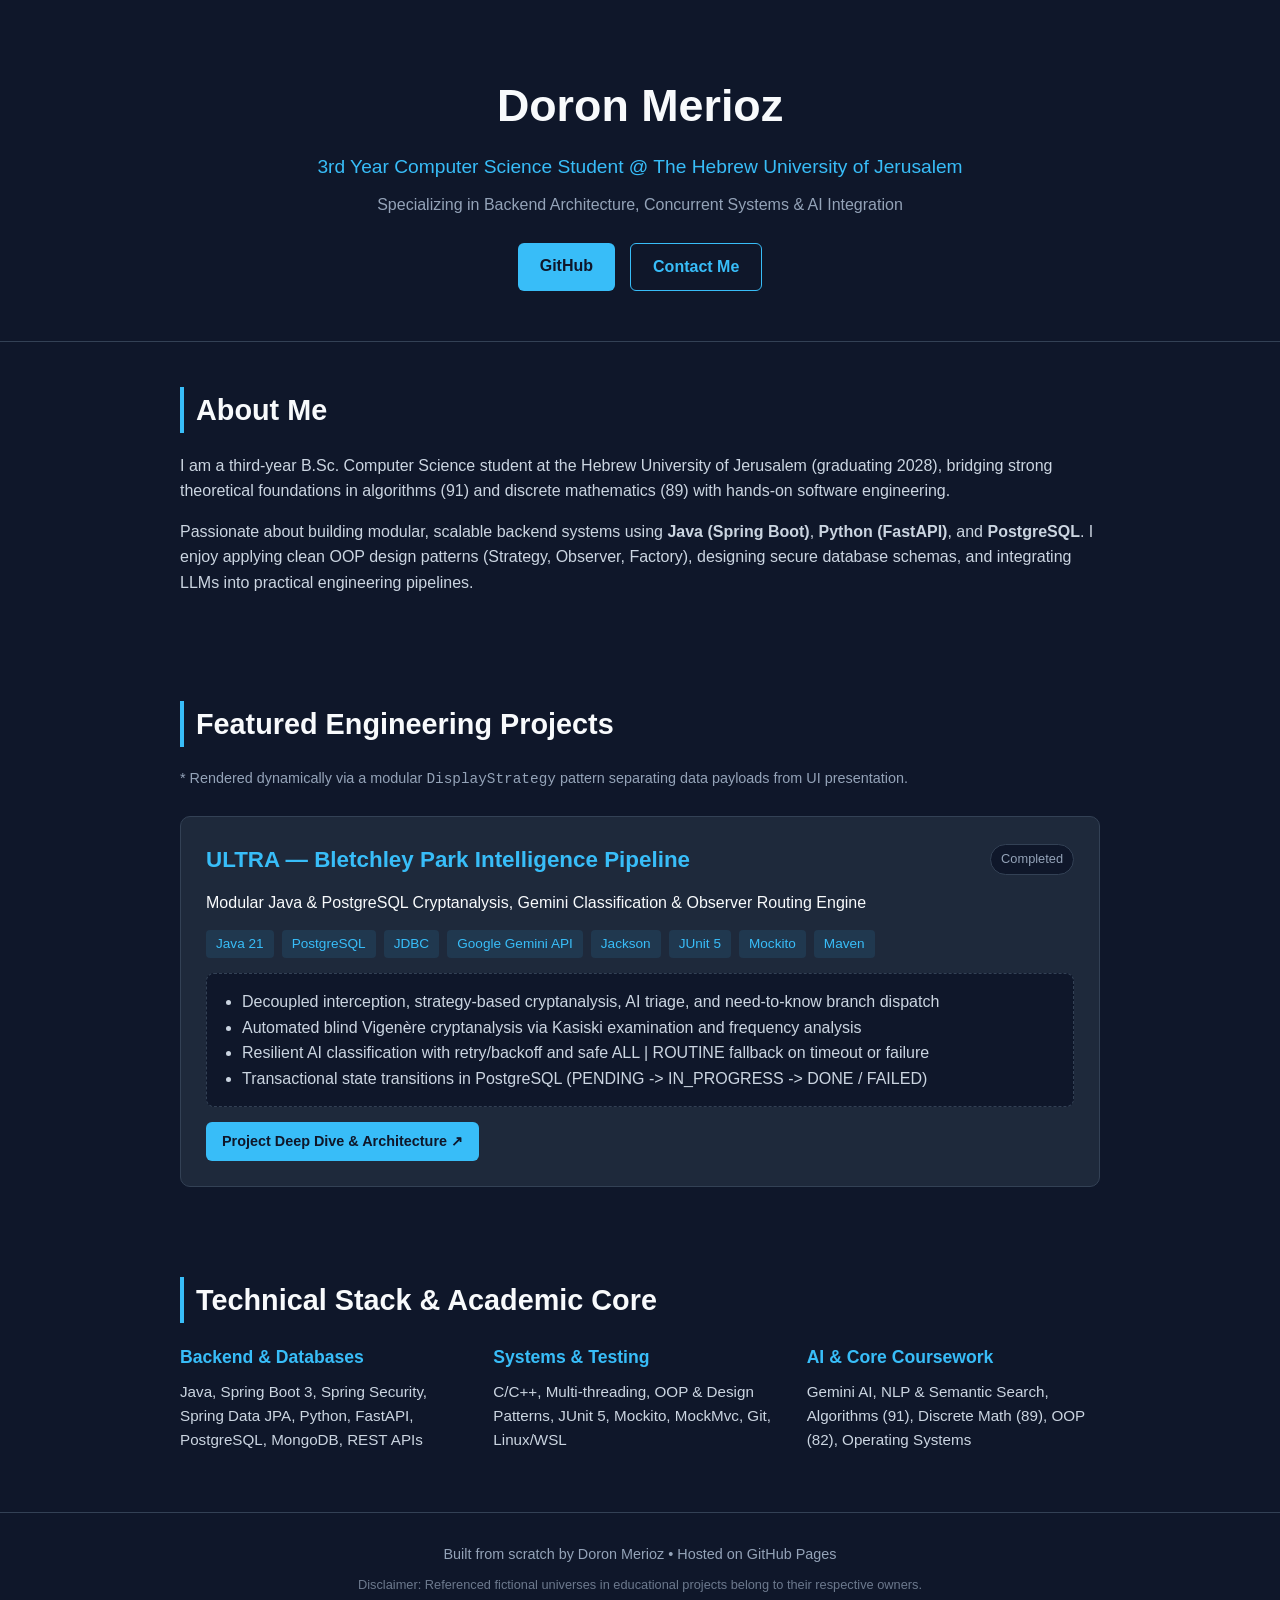
<file: index.html>
<!DOCTYPE html>
<html lang="en">
<head>
	<meta charset="UTF-8">
	<meta name="viewport" content="width=device-width, initial-scale=1.0">
	<title>Doron Merioz | Backend & Software Engineering Portfolio</title>
	<link rel="stylesheet" href="style.css">
</head>
<body>
	<header class="hero">
		<div class="container">
			<h1>Doron Merioz</h1>
			<p class="subtitle">3rd Year Computer Science Student @ The Hebrew University of Jerusalem</p>
			<p class="tagline">Specializing in Backend Architecture, Concurrent Systems & AI Integration</p>
			<div class="links">
				<a href="https://github.com/doronmerioz12-design" target="_blank" class="btn">GitHub</a>
				<a href="mailto:doronmerioz12@gmail.com" class="btn btn-outline">Contact Me</a>
			</div>
		</div>
	</header>
	
	<main class="container">
		<section id="about" class="card-section">
			<h2>About Me</h2>
			<p>
				I am a third-year B.Sc. Computer Science student at the Hebrew University of Jerusalem (graduating 2028),
				bridging strong theoretical foundations in algorithms (91) and discrete mathematics (89) with hands-on
				software engineering.
			</p>
			<p>
				Passionate about building modular, scalable backend systems using <strong>Java (Spring Boot)</strong>,
				<strong>Python (FastAPI)</strong>, and <strong>PostgreSQL</strong>. I enjoy applying clean OOP design
				patterns (Strategy, Observer, Factory), designing secure database schemas, and integrating LLMs into
				practical engineering pipelines.
			</p>
		</section>
		
		<section id="projects">
			<h2>Featured Engineering Projects</h2>
			<p class="section-note">
				* Rendered dynamically via a modular <code>DisplayStrategy</code> pattern separating data payloads from UI presentation.
			</p>
			<div id="projects-container" class="projects-grid"></div>
		</section>
		
		<section id="skills" class="card-section">
			<h2>Technical Stack & Academic Core</h2>
			<div class="skills-grid">
				<div>
					<h3>Backend & Databases</h3>
					<p>Java, Spring Boot 3, Spring Security, Spring Data JPA, Python, FastAPI, PostgreSQL, MongoDB, REST APIs</p>
				</div>
				<div>
					<h3>Systems & Testing</h3>
					<p>C/C++, Multi-threading, OOP & Design Patterns, JUnit 5, Mockito, MockMvc, Git, Linux/WSL</p>
				</div>
				<div>
					<h3>AI & Core Coursework</h3>
					<p>Gemini AI, NLP & Semantic Search, Algorithms (91), Discrete Math (89), OOP (82), Operating Systems</p>
				</div>
			</div>
		</section>
	</main>
	
	<!-- חלונית פירוט מעמיק שנפתחת באותו עמוד (Modal) -->
	<div id="project-modal" class="modal hidden" onclick="closeModalOnBackdrop(event)">
		<div class="modal-content">
			<button class="modal-close" onclick="closeProjectModal()">✕ Close</button>
			<div id="modal-body"></div>
		</div>
	</div>
	
	<footer>
		<div class="container">
			<p>Built from scratch by Doron Merioz • Hosted on GitHub Pages</p>
			<p class="disclaimer">Disclaimer: Referenced fictional universes in educational projects belong to their respective owners.</p>
		</div>
	</footer>
	
	<script src="app.js"></script>
</body>
</html>
</file>
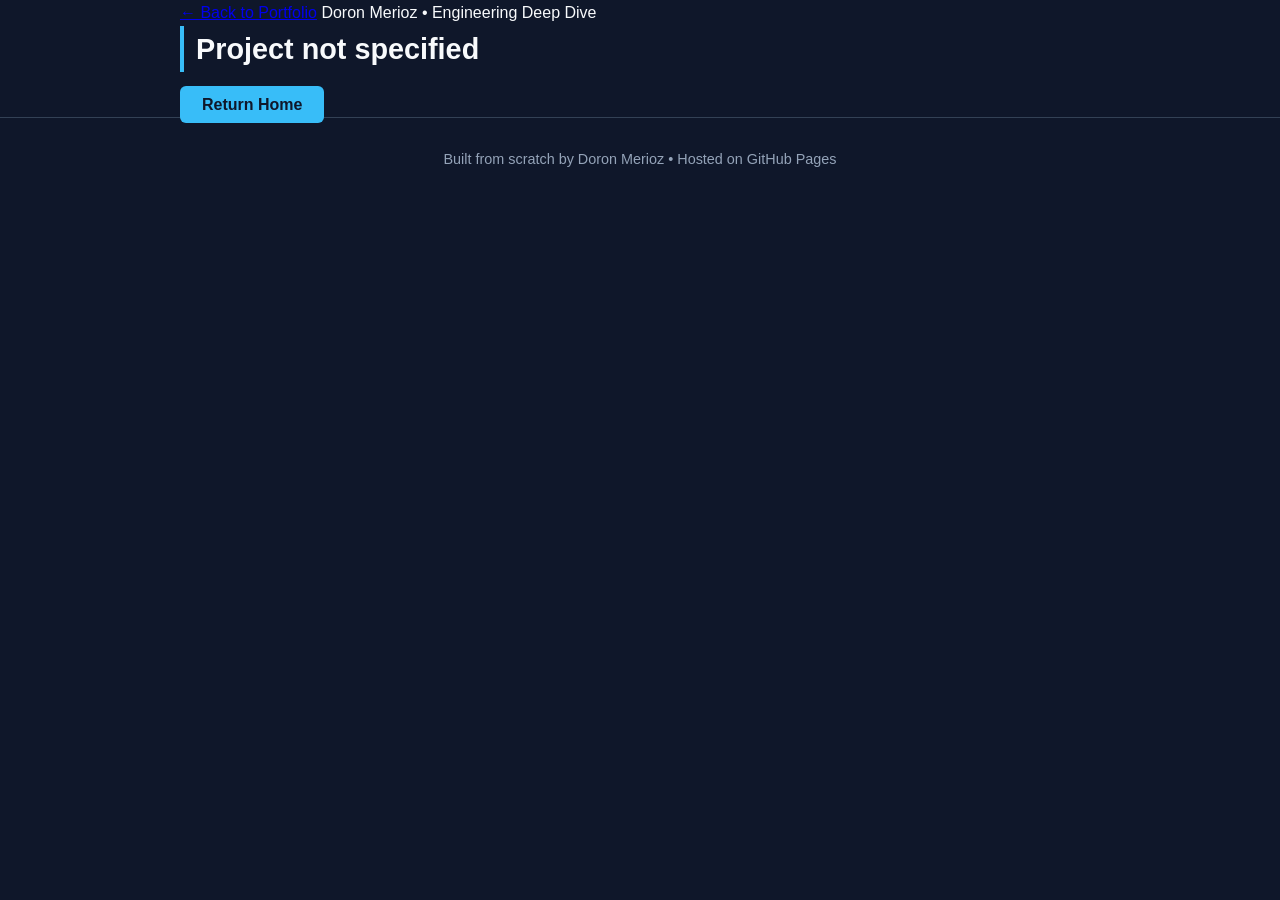
<file: project.html>
<!DOCTYPE html>
<html lang="en">
<head>
	<meta charset="UTF-8">
	<meta name="viewport" content="width=device-width, initial-scale=1.0">
	<title>Project Deep Dive | Doron Merioz</title>
	<link rel="stylesheet" href="style.css?v=3">
</head>
<body>
	<nav class="top-nav">
		<div class="container nav-inner">
			<a href="index.html" class="back-link">← Back to Portfolio</a>
			<span class="nav-brand">Doron Merioz • Engineering Deep Dive</span>
		</div>
	</nav>
	
	<main id="project-detail-container" class="container project-page">
		<p style="color: var(--text-muted); padding: 40px 0;">Loading project architecture...</p>
	</main>
	
	<footer>
		<div class="container">
			<p>Built from scratch by Doron Merioz • Hosted on GitHub Pages</p>
		</div>
	</footer>
	
	<script src="project.js?v=3"></script>
</body>
</html>
</file>
<file: style.css>
:root {
    --bg: #0f172a;
    --card-bg: #1e293b;
    --text: #f8fafc;
    --text-muted: #94a3b8;
    --accent: #38bdf8;
    --border: #334155;
}

* { box-sizing: border-box; margin: 0; padding: 0; }

body {
    font-family: -apple-system, BlinkMacSystemFont, "Segoe UI", Roboto, sans-serif;
    background-color: var(--bg);
    color: var(--text);
    line-height: 1.6;
}

.container {
    max-width: 960px;
    margin: 0 auto;
    padding: 0 20px;
}

.hero {
    padding: 70px 0 50px;
    border-bottom: 1px solid var(--border);
    text-align: center;
}

.hero h1 { font-size: 2.8rem; margin-bottom: 10px; }
.subtitle { font-size: 1.2rem; color: var(--accent); font-weight: 500; }
.tagline { color: var(--text-muted); margin: 10px 0 25px; }

.links { display: flex; gap: 15px; justify-content: center; }

.btn {
    background: var(--accent);
    color: #0f172a;
    padding: 10px 22px;
    border-radius: 6px;
    text-decoration: none;
    font-weight: 600;
    transition: opacity 0.2s;
}
.btn:hover { opacity: 0.9; }
.btn-outline {
    background: transparent;
    color: var(--accent);
    border: 1px solid var(--accent);
}

section { padding: 45px 0; }
h2 { font-size: 1.8rem; margin-bottom: 20px; border-left: 4px solid var(--accent); padding-left: 12px; }
.section-note { color: var(--text-muted); font-size: 0.9rem; margin-bottom: 25px; }

.card-section p { margin-bottom: 15px; color: #cbd5e1; }

.projects-grid { display: flex; flex-direction: column; gap: 25px; }

.project-card {
    background: var(--card-bg);
    border: 1px solid var(--border);
    border-radius: 10px;
    padding: 25px;
}

.project-header {
    display: flex;
    justify-content: space-between;
    align-items: center;
    flex-wrap: wrap;
    gap: 10px;
    margin-bottom: 12px;
}

.project-header h3 { font-size: 1.4rem; color: var(--accent); }
.badge {
    background: #0f172a;
    color: var(--text-muted);
    font-size: 0.8rem;
    padding: 4px 10px;
    border-radius: 20px;
    border: 1px solid var(--border);
}

.tech-tags { display: flex; flex-wrap: wrap; gap: 8px; margin: 15px 0; }
.tech-tag {
    background: rgba(56, 189, 248, 0.1);
    color: var(--accent);
    padding: 3px 10px;
    border-radius: 4px;
    font-size: 0.85rem;
}

.strategy-box {
    background: #0f172a;
    border: 1px dashed var(--border);
    border-radius: 8px;
    padding: 15px;
    margin: 15px 0;
}

.bar-row { margin: 8px 0; }
.bar-label { display: flex; justify-content: space-between; font-size: 0.85rem; margin-bottom: 4px; }
.bar-track { background: #1e293b; height: 10px; border-radius: 5px; overflow: hidden; }
.bar-fill { background: var(--accent); height: 100%; }

.diagram-placeholder {
    text-align: center;
    color: var(--text-muted);
    font-size: 0.9rem;
    padding: 15px;
}
.diagram-placeholder img { max-width: 100%; border-radius: 6px; margin-top: 10px; }

.skills-grid { display: grid; grid-template-columns: repeat(auto-fit, minmax(250px, 1fr)); gap: 20px; }
.skills-grid h3 { color: var(--accent); margin-bottom: 8px; font-size: 1.1rem; }
.skills-grid p { font-size: 0.95rem; }

footer {
    border-top: 1px solid var(--border);
    padding: 30px 0;
    text-align: center;
    color: var(--text-muted);
    font-size: 0.9rem;
}
.disclaimer { font-size: 0.8rem; margin-top: 8px; opacity: 0.7; }

/* כפתורים בכרטיסיית פרויקט */
.card-actions {
    display: flex;
    gap: 12px;
    flex-wrap: wrap;
    margin-top: 15px;
}

.btn-sm {
    padding: 8px 16px;
    font-size: 0.9rem;
    cursor: pointer;
    border: none;
}

/* עיצוב חלונית פירוט הפרויקט (Modal) */
.modal {
    position: fixed;
    inset: 0;
    background: rgba(15, 23, 42, 0.85);
    backdrop-filter: blur(4px);
    display: flex;
    align-items: center;
    justify-content: center;
    padding: 20px;
    z-index: 1000;
}

.modal.hidden {
    display: none;
}

.modal-content {
    background: var(--card-bg);
    border: 1px solid var(--accent);
    border-radius: 12px;
    max-width: 750px;
    width: 100%;
    max-height: 85vh;
    overflow-y: auto;
    padding: 30px;
    position: relative;
    box-shadow: 0 20px 40px rgba(0, 0, 0, 0.5);
}

.modal-close {
    position: sticky;
    top: 0;
    float: right;
    background: #0f172a;
    color: var(--text);
    border: 1px solid var(--border);
    padding: 6px 12px;
    border-radius: 6px;
    cursor: pointer;
    font-weight: bold;
}

.modal-close:hover {
    border-color: var(--accent);
    color: var(--accent);
}

.modal-section {
    margin-top: 20px;
    padding-top: 15px;
    border-top: 1px solid var(--border);
}

.modal-section h4 {
    color: var(--accent);
    margin-bottom: 8px;
    font-size: 1.1rem;
}

.modal-section ul {
    padding-left: 20px;
    color: #cbd5e1;
}

.modal-section li {
    margin-bottom: 6px;
}

.proof-box {
    background: #0f172a;
    border: 1px solid var(--border);
    border-radius: 8px;
    padding: 12px;
    text-align: center;
}

.proof-box img {
    max-width: 100%;
    border-radius: 6px;
    border: 1px solid var(--border);
}

/* רקע תמונה נקי ל-ULTRA Deep Dive עם רקע קריא מאחורי התוכן */
body.ultra-deep-dive .top-nav,
body.ultra-deep-dive footer {
    background: rgba(10, 15, 28, 0.88);
    backdrop-filter: blur(6px);
}

body.ultra-deep-dive .project-hero,
body.ultra-deep-dive .card-section,
body.ultra-deep-dive .component-card,
body.ultra-deep-dive .algo-card,
body.ultra-deep-dive .run-showcase-card {
    background: rgba(10, 15, 28, 0.84);
    backdrop-filter: blur(5px);
    border: 1px solid rgba(148, 163, 184, 0.25);
    border-radius: 12px;
    padding: 24px;
    margin-bottom: 24px;
    text-shadow: 0 1px 2px rgba(0, 0, 0, 0.75);
}
</file>
